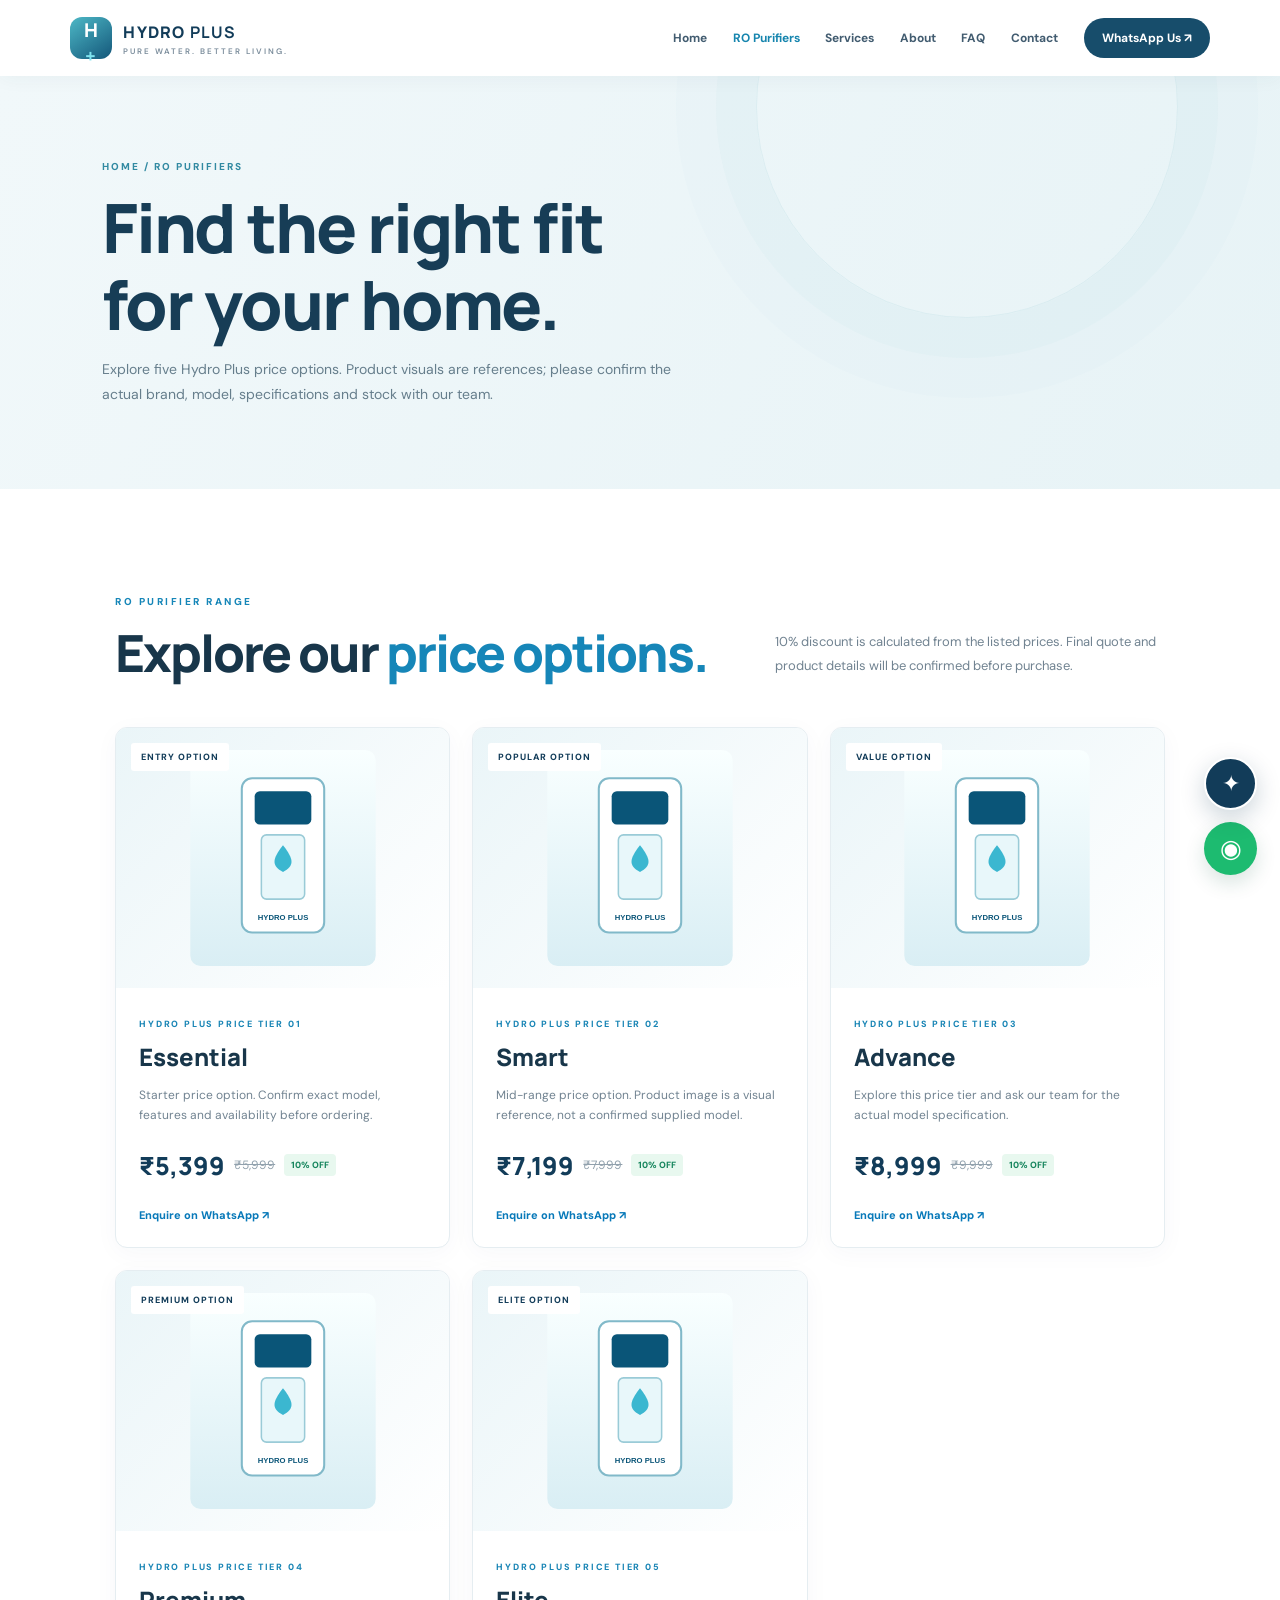
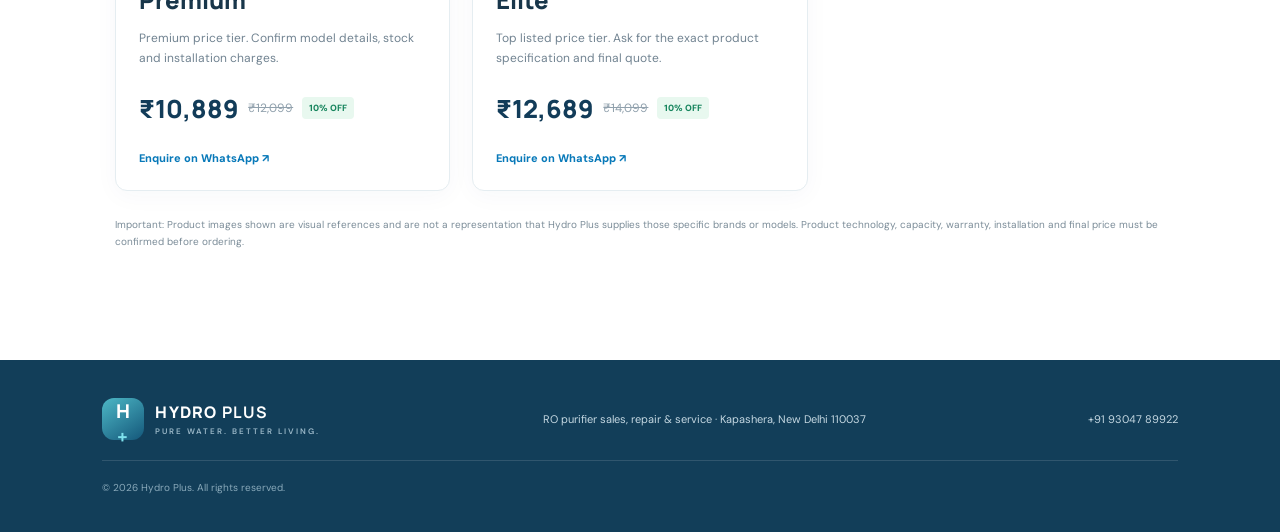
<file: products.html>
<!doctype html><html lang="en"><head><meta charset="utf-8"><meta name="viewport" content="width=device-width,initial-scale=1"><meta name="description" content="Browse Hydro Plus RO purifier price options and enquire about model specifications and availability."><meta name="theme-color" content="#073b66"><title>RO Purifiers | Hydro Plus</title><link rel="stylesheet" href="assets/css/style.css"></head><body><header class="site-header"><a class="brand" href="index.html"><span class="brand-mark">H<span>+</span></span><span>HYDRO <b>PLUS</b><small>PURE WATER. BETTER LIVING.</small></span></a><button class="menu-toggle" id="menuToggle" aria-label="Open navigation">☰</button><nav id="mainNav"><a href="index.html">Home</a><a href="products.html">RO Purifiers</a><a href="services.html">Services</a><a href="about.html">About</a><a href="faq.html">FAQ</a><a href="contact.html">Contact</a><a class="nav-cta" href="https://wa.me/919304789922?text=Hello%20Hydro%20Plus%2C%20I%20need%20help." target="_blank" rel="noopener">WhatsApp Us ↗</a></nav></header><main><section class="page-hero"><span class="crumb">HOME / RO PURIFIERS</span><h1>Find the right fit<br>for your home.</h1><p>Explore five Hydro Plus price options. Product visuals are references; please confirm the actual brand, model, specifications and stock with our team.</p></section><section class="section"><div class="section-head"><div><span class="eyebrow">RO PURIFIER RANGE</span><h2>Explore our <em>price options.</em></h2></div><p>10% discount is calculated from the listed prices. Final quote and product details will be confirmed before purchase.</p></div><div class="product-grid"><article class="product-card reveal"><div class="product-image"><span class="product-tag">ENTRY OPTION</span><img src="https://livpure.com/cdn/shop/files/livpure-livpure-allura-premia-water-purifier-37996012568729.jpg?v=1737448221&width=900" alt="RO water purifier visual reference" loading="lazy"></div><div class="product-info"><span class="product-kicker">HYDRO PLUS PRICE TIER 01</span><h3>Essential</h3><p>Starter price option. Confirm exact model, features and availability before ordering.</p><div class="price-line"><strong>₹5,399</strong><del>₹5,999</del><span>10% OFF</span></div><a class="text-link product-order" data-product="Essential" href="#">Enquire on WhatsApp ↗</a></div></article><article class="product-card reveal"><div class="product-image"><span class="product-tag">POPULAR OPTION</span><img src="https://livpure.com/cdn/shop/files/livpure-ro-livpure-sereno-ss-ro-uv-uf-copper-39726910177433.png?v=1737449428&width=900" alt="RO water purifier visual reference" loading="lazy"></div><div class="product-info"><span class="product-kicker">HYDRO PLUS PRICE TIER 02</span><h3>Smart</h3><p>Mid-range price option. Product image is a visual reference, not a confirmed supplied model.</p><div class="price-line"><strong>₹7,199</strong><del>₹7,999</del><span>10% OFF</span></div><a class="text-link product-order" data-product="Smart" href="#">Enquire on WhatsApp ↗</a></div></article><article class="product-card reveal"><div class="product-image"><span class="product-tag">VALUE OPTION</span><img src="https://livpure.com/cdn/shop/files/livpure-ro-livpure-eterna-ro-uv-copper-1146499982.jpg?v=1741817127&width=900" alt="RO water purifier visual reference" loading="lazy"></div><div class="product-info"><span class="product-kicker">HYDRO PLUS PRICE TIER 03</span><h3>Advance</h3><p>Explore this price tier and ask our team for the actual model specification.</p><div class="price-line"><strong>₹8,999</strong><del>₹9,999</del><span>10% OFF</span></div><a class="text-link product-order" data-product="Advance" href="#">Enquire on WhatsApp ↗</a></div></article><article class="product-card reveal"><div class="product-image"><span class="product-tag">PREMIUM OPTION</span><img src="https://livpure.com/cdn/shop/files/livpure-livpure-allura-premia-water-purifier-37996012568729.jpg?v=1737448221&width=900" alt="RO water purifier visual reference" loading="lazy"></div><div class="product-info"><span class="product-kicker">HYDRO PLUS PRICE TIER 04</span><h3>Premium</h3><p>Premium price tier. Confirm model details, stock and installation charges.</p><div class="price-line"><strong>₹10,889</strong><del>₹12,099</del><span>10% OFF</span></div><a class="text-link product-order" data-product="Premium" href="#">Enquire on WhatsApp ↗</a></div></article><article class="product-card reveal"><div class="product-image"><span class="product-tag">ELITE OPTION</span><img src="https://livpure.com/cdn/shop/files/livpure-ro-livpure-sereno-ss-ro-uv-uf-copper-39726910177433.png?v=1737449428&width=900" alt="RO water purifier visual reference" loading="lazy"></div><div class="product-info"><span class="product-kicker">HYDRO PLUS PRICE TIER 05</span><h3>Elite</h3><p>Top listed price tier. Ask for the exact product specification and final quote.</p><div class="price-line"><strong>₹12,689</strong><del>₹14,099</del><span>10% OFF</span></div><a class="text-link product-order" data-product="Elite" href="#">Enquire on WhatsApp ↗</a></div></article></div><p class="fine-print">Important: Product images shown are visual references and are not a representation that Hydro Plus supplies those specific brands or models. Product technology, capacity, warranty, installation and final price must be confirmed before ordering.</p></section></main><footer><a class="brand footer-brand" href="index.html"><span class="brand-mark">H<span>+</span></span><span>HYDRO <b>PLUS</b><small>PURE WATER. BETTER LIVING.</small></span></a><p>RO purifier sales, repair & service · Kapashera, New Delhi 110037</p><a href="tel:+919304789922">+91 93047 89922</a><small>© <span id="year"></span> Hydro Plus. All rights reserved.</small></footer><a class="float-whatsapp" href="https://wa.me/919304789922?text=Hello%20Hydro%20Plus" target="_blank" rel="noopener" aria-label="WhatsApp Hydro Plus">◉</a><button class="chat-launch" id="chatLaunch" aria-label="Open Hydro Plus assistant">✦</button><div class="chat-box" id="chatBox"><div class="chat-head"><div><b>Hydro Plus Assistant</b><small>Quick help & enquiries</small></div><button id="chatClose" aria-label="Close chat">×</button></div><div class="chat-messages" id="chatMessages"><div class="bot-message">Hello! Are you looking to buy an RO purifier or need repair/service?</div></div><form id="chatForm"><input id="chatInput" placeholder="Type your message..." autocomplete="off" required><button aria-label="Send message">➤</button></form></div><script src="assets/js/app.js"></script></body></html>
</file>
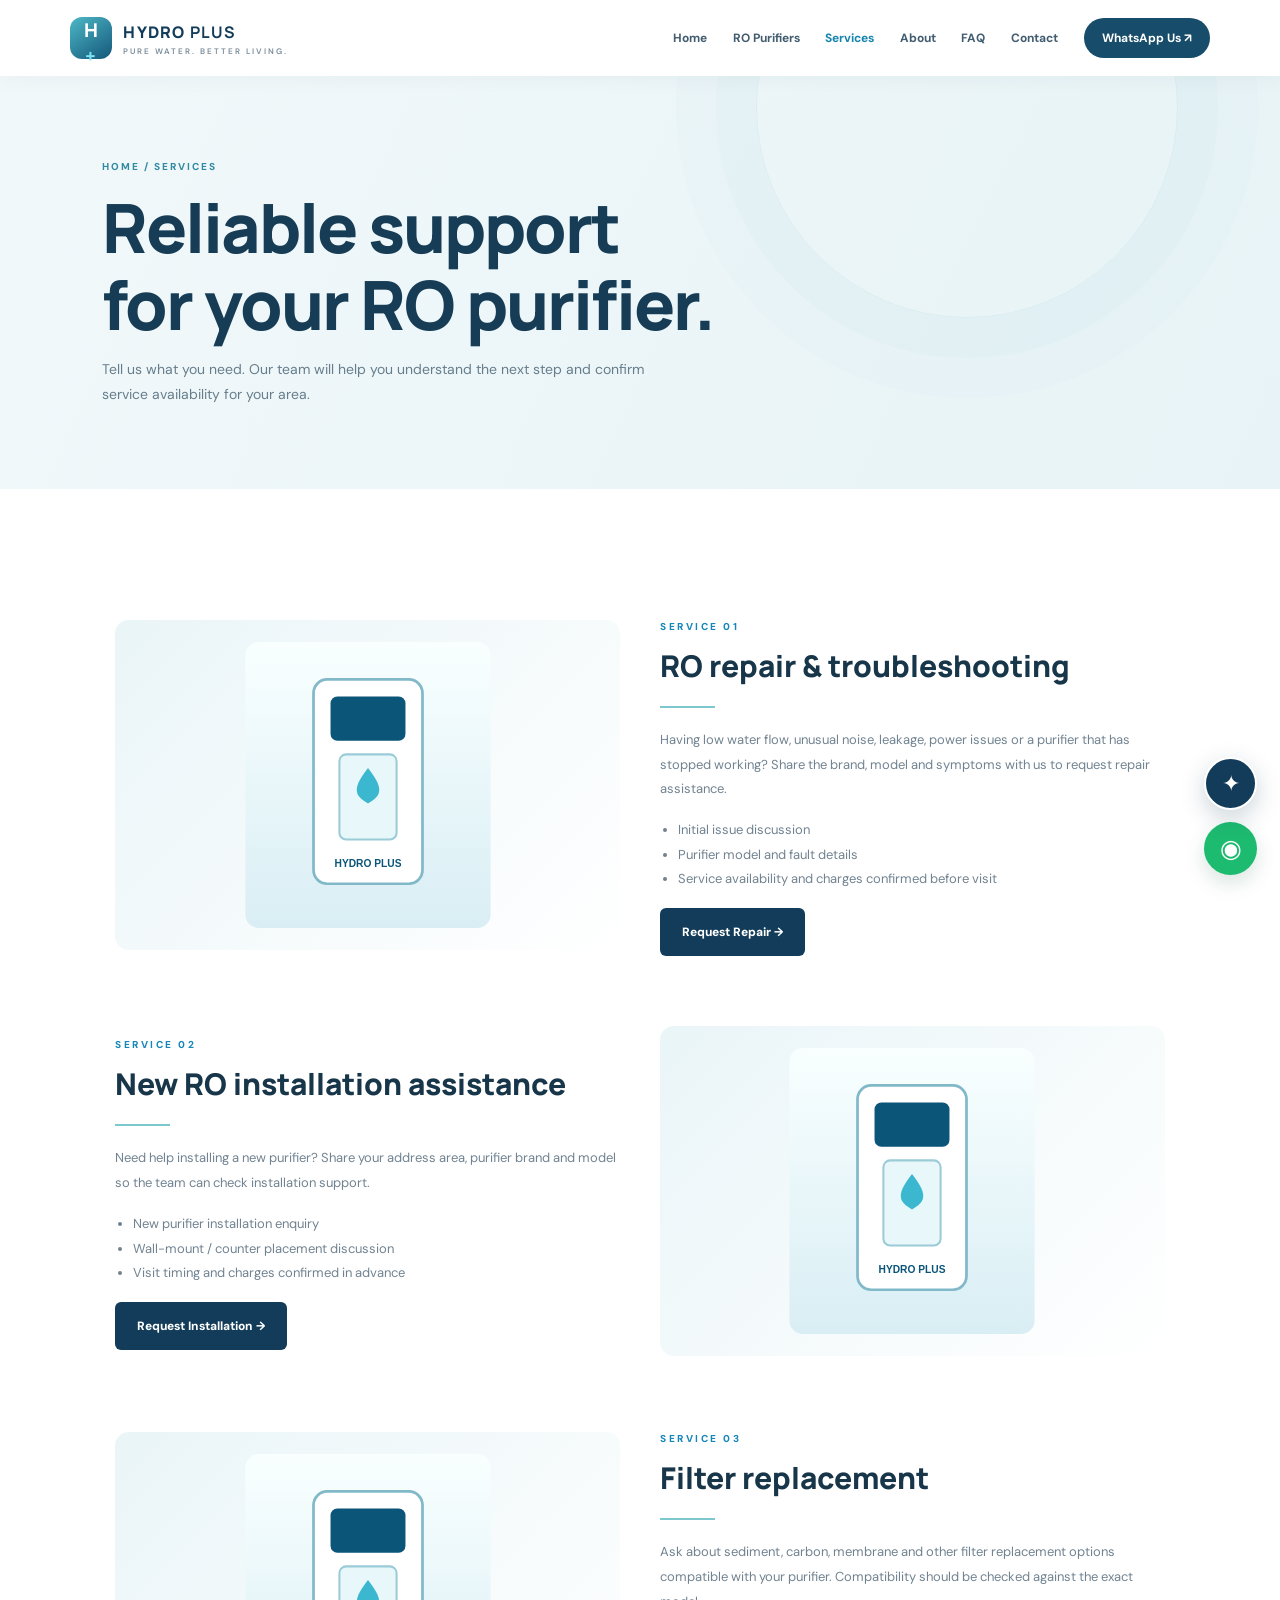
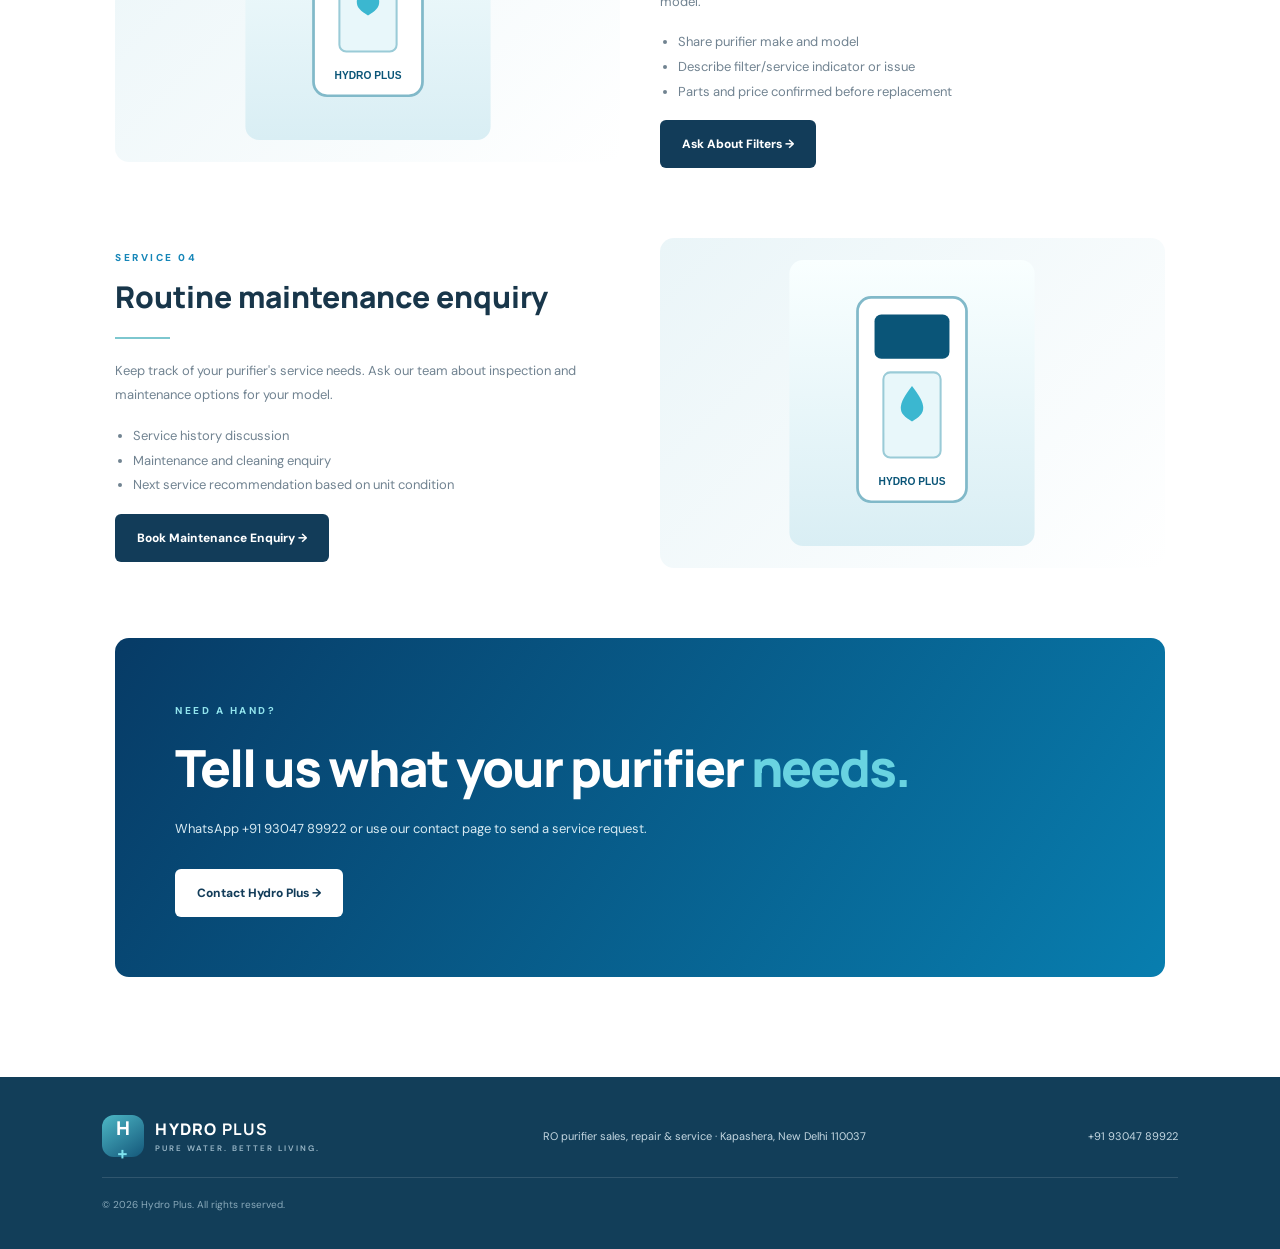
<file: services.html>
<!doctype html><html lang="en"><head><meta charset="utf-8"><meta name="viewport" content="width=device-width,initial-scale=1"><meta name="description" content="Hydro Plus RO purifier repair, installation assistance, filter replacement and maintenance enquiries in Kapashera, New Delhi."><meta name="theme-color" content="#073b66"><title>RO Repair & Services | Hydro Plus</title><link rel="stylesheet" href="assets/css/style.css"></head><body><header class="site-header"><a class="brand" href="index.html"><span class="brand-mark">H<span>+</span></span><span>HYDRO <b>PLUS</b><small>PURE WATER. BETTER LIVING.</small></span></a><button class="menu-toggle" id="menuToggle" aria-label="Open navigation">☰</button><nav id="mainNav"><a href="index.html">Home</a><a href="products.html">RO Purifiers</a><a href="services.html">Services</a><a href="about.html">About</a><a href="faq.html">FAQ</a><a href="contact.html">Contact</a><a class="nav-cta" href="https://wa.me/919304789922?text=Hello%20Hydro%20Plus%2C%20I%20need%20help." target="_blank" rel="noopener">WhatsApp Us ↗</a></nav></header><main><section class="page-hero"><span class="crumb">HOME / SERVICES</span><h1>Reliable support<br>for your RO purifier.</h1><p>Tell us what you need. Our team will help you understand the next step and confirm service availability for your area.</p></section><section class="section"><div class="service-detail reveal"><div class="detail-photo"><img src="https://www.repairseries.in/assets/ro-purifier.jpg" alt="RO water purifier" loading="lazy"></div><div class="detail-copy"><span class="eyebrow">SERVICE 01</span><h2>RO repair & troubleshooting</h2><div class="gold-line"></div><p>Having low water flow, unusual noise, leakage, power issues or a purifier that has stopped working? Share the brand, model and symptoms with us to request repair assistance.</p><ul><li>Initial issue discussion</li><li>Purifier model and fault details</li><li>Service availability and charges confirmed before visit</li></ul><a class="btn btn-dark service-order" data-service="RO repair" href="#">Request Repair →</a></div></div><div class="service-detail reveal"><div class="detail-photo"><img src="https://www.rocareindia.com/_next/image?q=75&url=https%3A%2F%2Ffirebasestorage.googleapis.com%2Fv0%2Fb%2Frocareindia-40b6d.firebasestorage.app%2Fo%2Fblog-images%252F1771766568882-output_wuoln8-ru9re2.webp%3Falt%3Dmedia%26token%3D978593fb-afec-4fa2-8ff7-2905b173920d&w=1920" alt="Wall mounted water purifier" loading="lazy"></div><div class="detail-copy"><span class="eyebrow">SERVICE 02</span><h2>New RO installation assistance</h2><div class="gold-line"></div><p>Need help installing a new purifier? Share your address area, purifier brand and model so the team can check installation support.</p><ul><li>New purifier installation enquiry</li><li>Wall-mount / counter placement discussion</li><li>Visit timing and charges confirmed in advance</li></ul><a class="btn btn-dark service-order" data-service="Installation assistance" href="#">Request Installation →</a></div></div><div class="service-detail reveal"><div class="detail-photo"><img src="https://www.aquerasolutions.com/assets/aquera_image-HCK6L86A.webp" alt="RO purifier filter system visual" loading="lazy"></div><div class="detail-copy"><span class="eyebrow">SERVICE 03</span><h2>Filter replacement</h2><div class="gold-line"></div><p>Ask about sediment, carbon, membrane and other filter replacement options compatible with your purifier. Compatibility should be checked against the exact model.</p><ul><li>Share purifier make and model</li><li>Describe filter/service indicator or issue</li><li>Parts and price confirmed before replacement</li></ul><a class="btn btn-dark service-order" data-service="Filter replacement" href="#">Ask About Filters →</a></div></div><div class="service-detail reveal"><div class="detail-photo"><img src="https://www.aquerasolutions.com/assets/aquera_image-HCK6L86A.webp" alt="Domestic RO purifier" loading="lazy"></div><div class="detail-copy"><span class="eyebrow">SERVICE 04</span><h2>Routine maintenance enquiry</h2><div class="gold-line"></div><p>Keep track of your purifier's service needs. Ask our team about inspection and maintenance options for your model.</p><ul><li>Service history discussion</li><li>Maintenance and cleaning enquiry</li><li>Next service recommendation based on unit condition</li></ul><a class="btn btn-dark service-order" data-service="Routine maintenance" href="#">Book Maintenance Enquiry →</a></div></div><div class="about-card"><span class="eyebrow light">NEED A HAND?</span><h2>Tell us what your purifier <em>needs.</em></h2><p>WhatsApp +91 93047 89922 or use our contact page to send a service request.</p><a href="contact.html" class="btn btn-light">Contact Hydro Plus →</a></div></section></main><footer><a class="brand footer-brand" href="index.html"><span class="brand-mark">H<span>+</span></span><span>HYDRO <b>PLUS</b><small>PURE WATER. BETTER LIVING.</small></span></a><p>RO purifier sales, repair & service · Kapashera, New Delhi 110037</p><a href="tel:+919304789922">+91 93047 89922</a><small>© <span id="year"></span> Hydro Plus. All rights reserved.</small></footer><a class="float-whatsapp" href="https://wa.me/919304789922?text=Hello%20Hydro%20Plus" target="_blank" rel="noopener" aria-label="WhatsApp Hydro Plus">◉</a><button class="chat-launch" id="chatLaunch" aria-label="Open Hydro Plus assistant">✦</button><div class="chat-box" id="chatBox"><div class="chat-head"><div><b>Hydro Plus Assistant</b><small>Quick help & enquiries</small></div><button id="chatClose" aria-label="Close chat">×</button></div><div class="chat-messages" id="chatMessages"><div class="bot-message">Hello! Are you looking to buy an RO purifier or need repair/service?</div></div><form id="chatForm"><input id="chatInput" placeholder="Type your message..." autocomplete="off" required><button aria-label="Send message">➤</button></form></div><script src="assets/js/app.js"></script></body></html>
</file>
<file: assets/css/style.css>
@import url('https://fonts.googleapis.com/css2?family=DM+Sans:wght@400;500;600;700;800&family=Manrope:wght@400;500;600;700;800&display=swap');
:root{--navy:#062d4c;--blue:#087db7;--cyan:#64d8e5;--ink:#112b40;--muted:#63798b;--pale:#edf7fb;--line:#e1edf2;--white:#fff;--gold:#c9a96e}*{box-sizing:border-box}html{scroll-behavior:smooth;scroll-padding-top:90px}body{margin:0;font-family:'DM Sans',sans-serif;color:var(--ink);background:#fff}a{color:inherit;text-decoration:none}button,input,textarea,select{font:inherit}.site-header{height:82px;padding:0 max(5vw,24px);display:flex;align-items:center;justify-content:space-between;background:#fff;position:sticky;top:0;z-index:30;box-shadow:0 5px 24px #0c42600b}.brand{display:flex;align-items:center;gap:11px;font:800 16px Manrope;letter-spacing:1.2px;color:var(--navy)}.brand small{display:block;font:600 8px 'DM Sans';letter-spacing:2px;color:#7a8c9b;margin-top:3px}.brand-mark{width:42px;height:42px;border-radius:13px;background:linear-gradient(145deg,#0b9bc8,#073b66);color:white;display:grid;place-items:center;font-size:19px;box-shadow:0 7px 15px #0879b933}.brand-mark span{color:#7fe3ee}.site-header nav{display:flex;align-items:center;gap:27px;font-size:13px;font-weight:700;color:#425c70}.site-header nav a:hover,.site-header nav a.active{color:var(--blue)}.nav-cta{background:var(--navy);color:white!important;padding:13px 19px;border-radius:7px}.menu-toggle{display:none;border:0;background:none;font-size:25px;color:var(--navy)}.hero{min-height:650px;height:min(760px,78vw);position:relative;overflow:hidden;background:#06395f url('https://www.kent.co.in/images/ro/kent-supreme-copper/kent-supreme-copper-mobile-banner.png') center/cover no-repeat;transition:background-image .8s ease}.hero:before{content:'';position:absolute;inset:0;background:linear-gradient(90deg,#041e35ed 0%,#073b66bd 48%,#073b6640 100%)}.hero:after{content:'';position:absolute;inset:0;background:linear-gradient(0deg,#052b4980,transparent 50%)}.hero-content{position:relative;z-index:1;color:white;padding:125px 9vw 70px;max-width:850px;animation:rise .8s ease}.eyebrow{font-size:10px;font-weight:800;letter-spacing:2.5px;color:#1686b8}.eyebrow.light{color:#91e4ed}.hero h1{font:800 clamp(48px,7vw,88px)/1.05 Manrope;letter-spacing:-4px;margin:25px 0}.hero h1 em,h2 em{font-style:normal;color:#69d3e1}.hero-content>p{font-size:17px;line-height:1.8;color:#e1edf4;max-width:500px}.hero-actions{display:flex;gap:13px;margin-top:32px}.btn{border:0;display:inline-flex;align-items:center;justify-content:center;gap:20px;padding:16px 22px;border-radius:6px;font-weight:800;font-size:12px;cursor:pointer;transition:.25s}.btn:hover{transform:translateY(-3px);box-shadow:0 12px 25px #052c4930}.btn-primary{background:#fff;color:var(--navy)}.btn-glass{border:1px solid #ffffff75;color:white;background:#ffffff15}.btn-dark{background:var(--navy);color:white}.btn-light{background:#fff;color:var(--navy)}.hero-note{margin-top:54px;font-size:11px;letter-spacing:1px;color:#d2e5ef}.pulse{display:inline-block;width:7px;height:7px;background:#73e2ca;border-radius:50%;margin-right:9px;box-shadow:0 0 0 5px #73e2ca30}.hero-count{position:absolute;right:9vw;bottom:53px;color:#fff;font-size:12px;z-index:2}.hero-count b{font-size:24px}.slider-dots{position:absolute;right:9vw;bottom:25px;display:flex;gap:7px;z-index:2}.slider-dots button{width:23px;height:3px;border:0;background:#ffffff70;padding:0;cursor:pointer}.slider-dots button.active{background:#7be0e9;width:40px}.trust-strip{display:grid;grid-template-columns:repeat(4,1fr);padding:27px 9vw;background:#f2f8fb;gap:20px}.trust-strip div{display:flex;align-items:center;gap:13px}.trust-strip b{font:800 22px Manrope;color:#1686b8}.trust-strip span{font-size:12px;font-weight:700;color:#526d80}.section{padding:100px 9vw}.section-head{display:flex;justify-content:space-between;align-items:end;gap:40px;margin-bottom:45px}.section-head h2,.service-copy h2,.about-card h2,.page-hero h1{font:800 clamp(34px,4vw,52px)/1.13 Manrope;letter-spacing:-2px;margin:14px 0 0}.section-head h2 em,.service-copy h2 em{color:#1686b8}.section-head>p{max-width:390px;color:var(--muted);font-size:13px;line-height:1.8;margin:0 0 5px}.product-grid{display:grid;grid-template-columns:repeat(3,1fr);gap:22px}.product-card{border:1px solid var(--line);border-radius:12px;overflow:hidden;background:white;transition:.35s;box-shadow:0 5px 25px #0a456509}.product-card:hover{transform:translateY(-8px);box-shadow:0 20px 45px #0a45651c}.product-image{height:260px;position:relative;background:#edf5f8;overflow:hidden}.product-image img{width:100%;height:100%;object-fit:contain;padding:16px;transition:transform .6s}.product-card:hover .product-image img{transform:scale(1.06)}.product-tag{position:absolute;z-index:1;top:15px;left:15px;background:#fff;color:var(--navy);font-size:9px;font-weight:800;letter-spacing:1px;padding:8px 10px;border-radius:3px}.product-info{padding:23px}.product-kicker{font-size:9px;font-weight:800;letter-spacing:1.8px;color:#1985b5}.product-info h3{font:800 24px Manrope;margin:8px 0}.product-info p{min-height:43px;color:var(--muted);font-size:12px;line-height:1.7}.price-line{display:flex;align-items:center;gap:9px;margin:20px 0}.price-line strong{font:800 25px Manrope;color:var(--navy)}.price-line del{font-size:12px;color:#91a1ad}.price-line span{font-size:9px;font-weight:800;color:#16855d;background:#e8f8ef;padding:5px 7px;border-radius:4px}.text-link{font-size:11px;font-weight:800;color:#0879b9}.fine-print{font-size:10px;color:#7b8c98;line-height:1.7;margin-top:25px}.service-band{display:grid;grid-template-columns:1fr 1fr;background:#f0f7fa}.service-visual{position:relative;min-height:650px;overflow:hidden;background:#d8eaf0}.service-visual>img{width:100%;height:100%;position:absolute;object-fit:cover}.service-visual:after{content:'';position:absolute;inset:0;background:linear-gradient(0deg,#062e50b8,transparent 65%)}.visual-label{position:absolute;z-index:1;bottom:55px;left:9%;color:white}.visual-label span{font-size:9px;letter-spacing:2px;font-weight:800;color:#9ae8ed}.visual-label b{display:block;font:800 42px/1.1 Manrope;margin-top:13px}.service-copy{padding:85px 10%}.service-copy>p{color:var(--muted);font-size:13px;line-height:1.8;margin:20px 0 28px}.service-list>div{display:flex;gap:17px;padding:17px 0;border-top:1px solid #d9e7ed}.service-list>div>span{font:800 18px Manrope;color:#1686b8}.service-list h3{font-size:14px;margin:0 0 5px}.service-list p{font-size:11px;line-height:1.7;color:var(--muted);margin:0}.service-copy .btn{margin-top:25px}.about-section{display:grid;grid-template-columns:1.5fr .8fr;gap:22px}.about-card{background:linear-gradient(125deg,#073b66,#087eaf);border-radius:14px;padding:60px;color:white}.about-card h2{margin:20px 0}.about-card p{max-width:500px;color:#d7eaf2;font-size:13px;line-height:1.8;margin-bottom:28px}.about-stat{border-radius:14px;background:#eaf6fa;padding:55px 35px;display:flex;flex-direction:column;justify-content:center}.about-stat span{font-size:10px;font-weight:800;letter-spacing:2px;color:#1686b8}.about-stat b{font:800 36px/1.2 Manrope;margin:20px 0}.about-stat small{color:var(--muted)}.contact-section{background:#f8fbfc}.contact-layout{display:grid;grid-template-columns:.8fr 1.2fr;gap:70px}.contact-details{display:flex;flex-direction:column;align-items:flex-start;gap:30px}.contact-item span{display:block;font-size:9px;font-weight:800;letter-spacing:1.7px;color:#1686b8;margin-bottom:9px}.contact-item b,.contact-item a{font:700 17px Manrope}.contact-form{background:white;padding:30px;border:1px solid var(--line);border-radius:12px;box-shadow:0 10px 35px #16425c08}.contact-form label{display:block;font-size:11px;font-weight:800;color:#405a6e;margin-bottom:17px}.form-row{display:grid;grid-template-columns:1fr 1fr;gap:16px}.contact-form input,.contact-form textarea,.contact-form select{display:block;width:100%;margin-top:8px;padding:13px;border:1px solid #dce8ee;border-radius:6px;background:#fbfdfe;color:var(--ink);outline:none;font-size:12px}.contact-form input:focus,.contact-form textarea:focus,.contact-form select:focus{border-color:#1686b8}.contact-form textarea{resize:vertical}.contact-form small{display:block;color:#82929d;font-size:10px;margin-top:12px}footer{background:#052e50;color:#d3e3eb;padding:45px 9vw;display:flex;align-items:center;justify-content:space-between;gap:20px;flex-wrap:wrap}footer .brand{color:white}footer .brand small{color:#9bb8c8}footer p,footer>a:not(.brand){font-size:11px;color:#c5d8e2}footer>small{width:100%;font-size:10px;color:#89a9ba;border-top:1px solid #ffffff20;padding-top:20px}.float-whatsapp,.chat-launch{position:fixed;z-index:40;right:23px;width:53px;height:53px;border-radius:50%;display:grid;place-items:center;box-shadow:0 8px 24px #062f4c35}.float-whatsapp{bottom:25px;background:#1dbb70;color:white;font-size:25px}.chat-launch{bottom:90px;background:var(--navy);color:white;border:2px solid white;font-size:22px;cursor:pointer}.chat-box{display:none;position:fixed;z-index:41;right:22px;bottom:155px;width:min(350px,calc(100vw - 30px));height:420px;background:white;border-radius:13px;box-shadow:0 20px 60px #092f4c35;overflow:hidden;border:1px solid var(--line)}.chat-box.open{display:flex;flex-direction:column;animation:rise .25s ease}.chat-head{background:var(--navy);color:white;padding:17px;display:flex;justify-content:space-between;align-items:center}.chat-head b,.chat-head small{display:block}.chat-head b{font-size:13px}.chat-head small{font-size:10px;color:#b9d6e5;margin-top:4px}.chat-head button{border:0;background:none;color:white;font-size:25px;cursor:pointer}.chat-messages{padding:15px;flex:1;overflow:auto;background:#f5f9fb}.bot-message,.user-message{max-width:88%;padding:11px 12px;border-radius:10px;font-size:11px;line-height:1.6;margin-bottom:10px}.bot-message{background:white;border:1px solid var(--line)}.user-message{margin-left:auto;background:#dff3fa;color:#174766}.chat-box form{display:flex;padding:10px;border-top:1px solid var(--line);gap:7px}.chat-box input{min-width:0;flex:1;border:1px solid var(--line);border-radius:6px;padding:11px;font-size:11px}.chat-box form button{border:0;background:var(--navy);color:white;border-radius:6px;width:40px;cursor:pointer}.page-hero{padding:105px 9vw 95px;color:white;background:linear-gradient(105deg,#041f38ed,#075f8bbd),url('https://www.kent.co.in/images/ro/kent-supreme-copper/kent-supreme-copper-mobile-banner.png') center/cover;position:relative;overflow:hidden}.page-hero:after{content:'';position:absolute;width:420px;height:420px;border:1px solid #ffffff20;border-radius:50%;right:8%;top:-180px;box-shadow:0 0 0 40px #ffffff08,0 0 0 80px #ffffff05}.page-hero h1{font-size:clamp(42px,6vw,68px);max-width:760px;position:relative;z-index:1}.page-hero p{max-width:590px;line-height:1.8;color:#d8eaf2;font-size:14px;position:relative;z-index:1}.crumb{font-size:10px;letter-spacing:2px;color:#9be3ea;font-weight:800}.content-grid{display:grid;grid-template-columns:repeat(3,1fr);gap:20px}.info-card{padding:28px;border:1px solid var(--line);border-radius:12px;background:white;transition:.3s}.info-card:hover{transform:translateY(-6px);box-shadow:0 16px 35px #0a456512}.info-card .num{font:800 30px Manrope;color:#1686b8}.info-card h3{font:800 19px Manrope;margin:14px 0 9px}.info-card p{font-size:12px;line-height:1.8;color:var(--muted);margin:0}.service-detail{display:grid;grid-template-columns:1fr 1fr;gap:40px;align-items:center;margin:25px 0 70px}.service-detail:nth-child(even) .detail-photo{order:2}.detail-photo{height:330px;border-radius:14px;overflow:hidden;background:#eaf4f8}.detail-photo img{width:100%;height:100%;object-fit:cover}.detail-copy h2{font:800 30px Manrope;margin:10px 0}.detail-copy p,.detail-copy li{font-size:13px;line-height:1.9;color:var(--muted)}.detail-copy ul{padding-left:18px}.faq-list{max-width:850px;margin:auto}.faq-list details{border-bottom:1px solid var(--line);padding:20px 0}.faq-list summary{font-weight:800;cursor:pointer;list-style:none;display:flex;justify-content:space-between;gap:15px}.faq-list summary:after{content:'+';color:var(--blue);font-size:20px}.faq-list details[open] summary:after{content:'−'}.faq-list p{font-size:13px;line-height:1.8;color:var(--muted);max-width:760px}.reveal{opacity:0;transform:translateY(24px);transition:opacity .7s ease,transform .7s ease}.reveal.visible{opacity:1;transform:none}.gold-line{height:2px;width:55px;background:var(--gold);margin:20px 0}.map-panel{min-height:250px;border-radius:14px;background:linear-gradient(130deg,#e5f2f7,#f6fbfd);display:grid;place-items:center;text-align:center;padding:30px}.map-panel b{font:800 24px Manrope}.map-panel p{color:var(--muted);font-size:12px}@keyframes rise{from{opacity:0;transform:translateY(18px)}to{opacity:1;transform:translateY(0)}}@media(max-width:900px){.site-header nav{gap:15px}.section{padding:75px 6vw}.product-grid,.content-grid{grid-template-columns:repeat(2,1fr)}.service-copy{padding:65px 7%}.about-section{padding-top:70px;padding-bottom:70px}.contact-layout{gap:35px}.trust-strip{padding:25px 6vw}}@media(max-width:680px){.site-header{height:70px;padding:0 20px}.menu-toggle{display:block}.site-header nav{display:none;position:absolute;top:70px;left:0;right:0;background:white;padding:20px;box-shadow:0 15px 20px #092f4c15;flex-direction:column;align-items:stretch;gap:18px}.site-header nav.open{display:flex}.nav-cta{text-align:center}.hero{height:650px;min-height:0;background-position:60% center}.hero-content{padding:105px 7vw 50px}.hero h1{font-size:53px;letter-spacing:-2.5px}.hero-content>p{font-size:14px}.hero-count{right:7vw}.slider-dots{right:7vw}.trust-strip{grid-template-columns:1fr 1fr;gap:20px;padding:25px 7vw}.section{padding:70px 7vw}.section-head{display:block}.section-head>p{margin-top:17px}.section-head h2,.service-copy h2,.about-card h2{font-size:37px}.product-grid,.content-grid{grid-template-columns:1fr;gap:17px}.product-image{height:245px}.service-band{grid-template-columns:1fr}.service-visual{min-height:390px}.service-copy{padding:65px 7vw}.about-section{grid-template-columns:1fr}.about-card{padding:40px 27px}.about-stat{padding:35px 27px}.contact-layout{grid-template-columns:1fr;gap:35px}.form-row{grid-template-columns:1fr;gap:0}.contact-form{padding:22px}footer{padding:40px 7vw;display:grid;grid-template-columns:1fr;gap:12px}.hero-actions{flex-wrap:wrap}.hero-note{margin-top:40px}.page-hero{padding:75px 7vw}.page-hero h1{font-size:43px}.service-detail{grid-template-columns:1fr;gap:22px;margin-bottom:50px}.service-detail:nth-child(even) .detail-photo{order:0}.detail-photo{height:250px}}
/* HYDRO PLUS SIGNATURE HOMEPAGE */
.hp-hero{min-height:690px;height:min(790px,calc(100vh - 82px));position:relative;overflow:hidden;background:radial-gradient(ellipse at 72% 45%,#174c70 0%,#092b49 43%,#041a2c 100%);color:#fff;isolation:isolate}.hp-hero:before{content:"";position:absolute;inset:0;background:linear-gradient(90deg,#041a2cf5 0%,#062743e8 43%,#06274320 100%);z-index:-1}.hp-hero-bg{position:absolute;inset:0;opacity:.16;background-image:radial-gradient(#9be6f2 1px,transparent 1px);background-size:34px 34px;mask-image:linear-gradient(90deg,transparent,#000)}.hp-slide{position:absolute;inset:0;display:grid;grid-template-columns:1.03fr .97fr;align-items:center;padding:50px 9vw 90px;opacity:0;visibility:hidden;transition:opacity .9s ease,visibility .9s}.hp-slide.active{opacity:1;visibility:visible;z-index:2}.hp-hero-copy{max-width:600px;position:relative;z-index:4;transform:translateY(24px);opacity:0;transition:transform .8s .2s,opacity .8s .2s}.hp-slide.active .hp-hero-copy{transform:none;opacity:1}.hp-kicker,.hp-eyebrow{font-size:10px;font-weight:800;letter-spacing:2.6px;color:#46c7db}.hp-hero h1{font:800 clamp(54px,6.4vw,88px)/.99 Manrope,sans-serif;letter-spacing:-4.5px;margin:27px 0 22px}.hp-hero h1 i,.hp-section h2 em,.hp-story h2 em,.hp-how h2 em,.hp-contact h2 em{font-style:normal;color:#65d7e3}.hp-hero-copy>p{max-width:475px;color:#c4d9e6;font-size:15px;line-height:1.9}.hp-actions{display:flex;gap:12px;flex-wrap:wrap;margin-top:30px}.hp-btn{display:inline-flex;align-items:center;justify-content:center;gap:18px;padding:16px 21px;border-radius:4px;font-size:11px;font-weight:800;letter-spacing:.3px;transition:transform .25s,box-shadow .25s,background .25s}.hp-btn:hover{transform:translateY(-4px);box-shadow:0 12px 28px #0003}.hp-btn-white{background:#fff;color:#082c49}.hp-btn-outline{border:1px solid #ffffff70;color:white;background:#ffffff08}.hp-btn-dark{background:#082d4a;color:#fff}.hp-slide-caption{display:block;margin-top:64px;color:#8eafc3;font-size:9px;letter-spacing:2px}.hp-product-stage{height:540px;position:relative;display:grid;place-items:center;transform:translateX(35px) scale(.95);opacity:0;transition:transform 1s .18s,opacity 1s .18s}.hp-slide.active .hp-product-stage{transform:none;opacity:1}.hp-product-stage>img{position:relative;z-index:2;width:min(76%,440px);height:460px;object-fit:contain;filter:drop-shadow(0 35px 35px #0008);animation:hpFloat 5.2s ease-in-out infinite}.hp-product-glow{position:absolute;width:380px;height:380px;border-radius:50%;background:radial-gradient(circle,#42c9db44 0%,#1688b422 40%,transparent 72%);filter:blur(15px);animation:hpPulse 4s ease-in-out infinite}.hp-orbit{position:absolute;border:1px solid #a7eaf333;border-radius:50%;transform:rotate(-24deg)}.orbit-one{width:490px;height:260px;animation:hpOrbit 18s linear infinite}.orbit-two{width:560px;height:340px;transform:rotate(35deg);border-style:dashed;animation:hpOrbit 28s linear infinite reverse}.hp-float-chip{position:absolute;z-index:3;background:#ffffff12;border:1px solid #ffffff35;backdrop-filter:blur(12px);padding:12px 16px;border-radius:3px;font-size:9px;letter-spacing:1.7px;color:#dffaff}.chip-top{top:85px;right:3%}.chip-bottom{bottom:83px;left:4%}.hp-hero-controls{position:absolute;z-index:5;bottom:65px;left:9vw;display:flex;align-items:center;gap:15px}.hp-arrow{width:37px;height:37px;border:1px solid #ffffff60;border-radius:50%;background:transparent;color:white;cursor:pointer;font-size:16px;transition:.2s}.hp-arrow:hover{background:#fff;color:#092e4b}.hp-dots{display:flex;gap:6px}.hp-dots button{height:3px;width:20px;padding:0;border:0;background:#ffffff55;cursor:pointer;transition:.3s}.hp-dots button.active{width:40px;background:#5bd3e1}.hp-slide-number{font-size:10px;color:#9db8c8;margin-left:10px;letter-spacing:1px}.hp-slide-number b{font-size:18px;color:#fff}.hp-bottom-note{position:absolute;z-index:5;bottom:0;right:0;left:0;border-top:1px solid #ffffff20;padding:17px 9vw;display:flex;justify-content:space-between;color:#a9c4d3;font-size:9px;letter-spacing:2px}.hp-proof{padding:24px 9vw;background:#f1f8fa;display:grid;grid-template-columns:repeat(4,1fr);gap:20px}.hp-proof div{display:flex;align-items:center;gap:13px}.hp-proof b{font:800 22px Manrope;color:#1387ad}.hp-proof span{font-size:11px;font-weight:700;color:#4b687c}.hp-section{padding:105px 9vw}.hp-section-heading{display:flex;align-items:end;justify-content:space-between;gap:40px;margin-bottom:45px}.hp-section-heading h2,.hp-story h2,.hp-how h2,.hp-contact h2{font:800 clamp(37px,4.6vw,57px)/1.08 Manrope;letter-spacing:-2.8px;margin:16px 0 0;color:#0a2d48}.hp-section-heading>p{max-width:390px;color:#6d8190;font-size:13px;line-height:1.9;margin:0 0 5px}.hp-price-grid{display:grid;grid-template-columns:repeat(3,1fr);gap:22px}.hp-price-card{position:relative;border:1px solid #e0ebef;border-radius:7px;padding:20px 22px 24px;background:#fff;transition:.35s;overflow:hidden}.hp-price-card:hover{transform:translateY(-8px);box-shadow:0 22px 45px #062e4c14}.hp-price-card.featured{border-color:#8bcbd7;box-shadow:0 15px 40px #0b6c8b13}.hp-price-card>label{position:absolute;top:0;right:0;background:#0b7598;color:white;padding:9px 12px;font-size:8px;font-weight:800;letter-spacing:1px}.hp-price-card img{width:100%;height:235px;object-fit:contain;background:linear-gradient(145deg,#f3f8fa,#fff);margin-bottom:18px}.hp-price-card>span{font-size:9px;letter-spacing:2px;color:#1589ad;font-weight:800}.hp-price-card h3{font:800 25px Manrope;margin:9px 0 15px;color:#102f49}.hp-price-card>div{display:flex;align-items:center;gap:10px;flex-wrap:wrap}.hp-price-card>div b{font:800 25px Manrope;color:#092d4b}.hp-price-card del{font-size:12px;color:#91a0aa}.hp-price-card small{background:#e7f7ef;color:#16865d;font-size:9px;font-weight:800;padding:5px 7px}.hp-price-card>a{display:block;border-top:1px solid #e6eef1;margin-top:20px;padding-top:16px;font-size:11px;font-weight:800;color:#087da7}.hp-center{text-align:center;margin-top:36px}.hp-disclaimer{font-size:10px;color:#81919c;line-height:1.7;margin-top:25px}.hp-story{display:grid;grid-template-columns:1fr 1fr;align-items:center;background:#f0f7f9;min-height:560px}.hp-story-image{height:560px;position:relative;overflow:hidden;background:#dcecf1}.hp-story-image>img{width:100%;height:100%;object-fit:cover;filter:saturate(.85)}.hp-image-stamp{position:absolute;bottom:35px;left:35px;background:#062e4d;color:#fff;padding:17px 21px;font-size:10px;letter-spacing:3px;line-height:1.5}.hp-image-stamp b{font-size:19px}.hp-story-copy{padding:75px 12%}.hp-story-copy>p{color:#667f90;font-size:13px;line-height:1.9;margin:22px 0}.hp-story-copy ul{list-style:none;padding:0;margin:25px 0}.hp-story-copy li{padding:12px 0;border-bottom:1px solid #dbe7eb;font-size:12px;color:#31536b}.hp-story-copy li:before{content:"✓";color:#1386a9;font-weight:900;margin-right:12px}.hp-text-link{font-size:11px;font-weight:800;color:#087da7}.hp-text-link b{margin-left:10px}.hp-service-section{padding:105px 9vw;background:#082b47;color:#fff}.hp-service-section .hp-section-heading h2{color:#fff}.hp-service-section .hp-section-heading>p{color:#a9c2d1}.hp-service-grid{display:grid;grid-template-columns:repeat(4,1fr);gap:13px}.hp-service-card{padding:25px 21px 24px;border:1px solid #ffffff24;background:#ffffff08;min-height:265px;transition:.3s}.hp-service-card:hover{background:#ffffff14;transform:translateY(-7px);border-color:#57c7d8}.hp-service-card>span{font-size:8px;letter-spacing:1.6px;color:#63d0df;font-weight:800}.hp-service-icon{font-size:32px;color:#73dce7;margin:26px 0 18px}.hp-service-card h3{font:700 17px Manrope;margin:0 0 10px}.hp-service-card p{font-size:11px;line-height:1.8;color:#b5cbd7;min-height:60px}.hp-service-card>b{font-size:10px;color:#76dce6}.hp-how{padding:95px 9vw;background:#f5f9fa}.hp-how-title{text-align:center;margin-bottom:50px}.hp-how h2{margin-top:12px}.hp-steps{display:grid;grid-template-columns:repeat(4,1fr);gap:20px}.hp-steps>div{border-top:1px solid #c9dce3;padding:22px 10px 10px 0;position:relative}.hp-steps>div:before{content:"";position:absolute;top:-4px;left:0;width:7px;height:7px;background:#1689aa;border-radius:50%}.hp-steps b{font:800 27px Manrope;color:#1689aa}.hp-steps h3{font:800 16px Manrope;color:#173c55;margin:15px 0 8px}.hp-steps p{font-size:11px;color:#728795;line-height:1.8}.hp-contact{padding:72px 9vw;background:linear-gradient(110deg,#087ca5,#063252);color:#fff;display:flex;justify-content:space-between;align-items:center;gap:35px}.hp-contact h2{color:#fff;font-size:clamp(34px,4vw,48px)}.hp-contact h2 em{color:#8de4e9}.hp-contact p{color:#c8e0e8;font-size:12px}.hp-contact-actions{display:flex;flex-direction:column;align-items:flex-start;gap:12px;min-width:260px}.hp-contact-actions small{color:#c2dce5;font-size:10px}@keyframes hpFloat{0%,100%{transform:translateY(0) rotate(-1deg)}50%{transform:translateY(-15px) rotate(1deg)}}@keyframes hpPulse{0%,100%{transform:scale(.9);opacity:.65}50%{transform:scale(1.12);opacity:1}}@keyframes hpOrbit{to{transform:rotate(336deg)}}@media(max-width:900px){.hp-slide{padding-left:6vw;padding-right:6vw;grid-template-columns:1fr 1fr}.hp-product-stage{height:450px}.hp-product-stage>img{height:380px;width:90%}.hp-section,.hp-service-section,.hp-how{padding:80px 6vw}.hp-proof{padding:22px 6vw}.hp-service-grid{grid-template-columns:repeat(2,1fr)}.hp-story-copy{padding:55px 8%}}@media(max-width:650px){.hp-hero{height:790px;min-height:790px}.hp-hero:before{background:linear-gradient(180deg,#041a2cfa 0%,#062743e8 44%,#06274345 100%)}.hp-slide{grid-template-columns:1fr;padding:58px 7vw 115px;align-content:start}.hp-hero-copy{max-width:100%}.hp-hero h1{font-size:52px;letter-spacing:-2.5px;margin:18px 0}.hp-hero-copy>p{font-size:12px;line-height:1.7;max-width:95%}.hp-actions{margin-top:20px}.hp-btn{padding:14px 15px;font-size:10px}.hp-slide-caption{margin-top:22px;font-size:8px}.hp-product-stage{position:absolute;bottom:55px;right:0;left:0;height:330px;opacity:.95}.hp-product-stage>img{height:310px;width:70%}.hp-product-glow{width:260px;height:260px}.orbit-one{width:330px;height:180px}.orbit-two{width:360px;height:220px}.chip-top{top:30px;right:5%}.chip-bottom{bottom:30px;left:5%}.hp-hero-controls{bottom:65px;left:7vw}.hp-bottom-note{padding:12px 7vw;font-size:7px;letter-spacing:1px}.hp-proof{grid-template-columns:1fr 1fr;padding:22px 7vw;gap:17px}.hp-proof b{font-size:18px}.hp-proof span{font-size:9px}.hp-section{padding:72px 7vw}.hp-section-heading{display:block;margin-bottom:30px}.hp-section-heading h2,.hp-story h2,.hp-how h2{font-size:39px}.hp-section-heading>p{margin-top:18px}.hp-price-grid{grid-template-columns:1fr;gap:16px}.hp-price-card img{height:220px}.hp-story{grid-template-columns:1fr}.hp-story-image{height:330px}.hp-story-copy{padding:55px 7vw}.hp-service-section{padding:75px 7vw}.hp-service-grid{grid-template-columns:1fr 1fr;gap:9px}.hp-service-card{padding:18px 14px;min-height:250px}.hp-service-card h3{font-size:14px}.hp-service-card p{font-size:10px}.hp-how{padding:75px 7vw}.hp-steps{grid-template-columns:1fr 1fr;gap:25px 16px}.hp-contact{padding:55px 7vw;display:block}.hp-contact-actions{margin-top:25px}.hp-contact h2{font-size:38px}}
@media(prefers-reduced-motion:reduce){.hp-slide,.hp-hero-copy,.hp-product-stage,.hp-product-stage>img,.hp-orbit,.hp-product-glow{animation:none!important;transition:none!important}}

/* Consistent product-led visuals across all inner pages */
.page-hero-split{display:grid!important;grid-template-columns:1.1fr .9fr;align-items:center;gap:36px;min-height:340px;padding-right:8vw!important;position:relative;overflow:hidden}
.page-hero-split .crumb,.page-hero-split h1,.page-hero-split>p:not(.image-note){grid-column:1}
.page-hero-visual{grid-column:2;grid-row:1 / span 4;min-height:275px;height:100%;max-height:330px;position:relative;display:grid;place-items:center;background:linear-gradient(145deg,#eaf5f8,#fff);border:1px solid #dcebf0;border-radius:8px;overflow:hidden;box-shadow:0 25px 55px #062d4c12}
.page-hero-visual img{position:relative;z-index:1;width:78%;height:270px;object-fit:contain;filter:drop-shadow(0 20px 20px #173d5225);animation:pageProductFloat 5s ease-in-out infinite}
.page-hero-visual span{position:absolute;bottom:13px;left:15px;z-index:2;font-size:8px;letter-spacing:1.5px;color:#52788d;font-weight:800}
.page-hero-glow{position:absolute;width:210px;height:210px;border-radius:50%;background:#9ce1ed66;filter:blur(35px)}
.image-note{grid-column:1 / -1!important;font-size:10px!important;color:#b8d5e2!important;margin-top:10px!important}
.page-hero-split .image-note{position:absolute;left:8vw;bottom:12px}
img{background:linear-gradient(135deg,#f0f7f9,#fff)}
img.image-fallback{object-fit:contain!important;padding:22px;background:linear-gradient(135deg,#eaf5f8,#fff)}
@keyframes pageProductFloat{0%,100%{transform:translateY(0)}50%{transform:translateY(-9px)}}
@media(max-width:700px){.page-hero-split{grid-template-columns:1fr!important;gap:20px;padding-right:7vw!important;padding-bottom:28px!important}.page-hero-split .crumb,.page-hero-split h1,.page-hero-split>p:not(.image-note){grid-column:1}.page-hero-visual{grid-column:1;grid-row:auto;min-height:210px;height:210px;max-height:210px}.page-hero-visual img{height:190px;width:70%}.page-hero-split .image-note{position:static;grid-column:1!important;margin:0!important}}


/* HYDRO PLUS — NATURAL PREMIUM REFRESH (preserves existing components) */
:root{--navy:#123c59;--blue:#1685ae;--cyan:#79cbd5;--ink:#18364a;--muted:#718391;--pale:#f3f9fb;--line:#e5edf1}
body{color:var(--ink);background:#fff}
.site-header{height:76px;padding-inline:clamp(20px,5.5vw,84px);background:rgba(255,255,255,.96);backdrop-filter:blur(14px);box-shadow:0 3px 18px #163b4d0b}
.brand-mark{border-radius:12px;box-shadow:none;background:linear-gradient(145deg,#4db8c6,#14577a)}
.site-header nav{gap:clamp(14px,2vw,28px);font-size:12px}
.nav-cta{border-radius:30px;padding:12px 18px;background:#174d6b}
.hp-hero{height:min(700px,calc(100vh - 76px));min-height:590px;background:#f4fafc;color:#173b53}
.hp-hero:before{background:linear-gradient(90deg,#f7fbfcf5 0%,#f5fafbf0 43%,#eaf5f7b8 100%);z-index:0}
.hp-hero-bg{opacity:.14;background-image:radial-gradient(#5e9eae 1px,transparent 1px);z-index:0}
.hp-slide{padding:48px clamp(24px,8vw,120px) 86px;z-index:1}
.hp-slide:before{content:"";position:absolute;inset:0;background-image:var(--slide-image);background-position:center;background-size:cover;opacity:.12;z-index:-1;pointer-events:none}
.hp-hero-copy{max-width:560px}
.hp-kicker,.hp-eyebrow{color:#238ba7;letter-spacing:2.1px}
.hp-hero h1{color:#173d56;font-size:clamp(48px,5.7vw,76px);letter-spacing:-3.8px}
.hp-hero h1 i{color:#279ab0}
.hp-hero-copy>p{color:#607887;font-size:14px;max-width:450px}
.hp-btn{border-radius:30px;padding:15px 21px}
.hp-btn-white{background:#174d6b;color:#fff;box-shadow:0 8px 22px #174d6b20}
.hp-btn-outline{border-color:#9bbbc8;color:#24566e;background:#ffffff9c}
.hp-slide-caption{color:#7794a3;margin-top:48px}
.hp-product-stage{height:490px;transform:translateX(12px) scale(.97)}
.hp-product-stage:after{content:"";position:absolute;width:min(440px,80%);height:390px;border-radius:48% 52% 45% 55%;background:linear-gradient(145deg,#e1f2f5,#f7fbfc 70%);box-shadow:inset 0 0 0 1px #d9e9ed;transform:rotate(-8deg)}
.hp-product-stage>img{z-index:2;width:min(76%,420px);height:420px;filter:drop-shadow(0 22px 25px #24485b25)}
.hp-product-glow{background:radial-gradient(circle,#8bd7df50 0%,#b7e3e933 48%,transparent 72%)}
.hp-orbit{border-color:#69b6c32c}
.hp-float-chip{background:#ffffffd9;border:1px solid #d7e8ed;color:#376477;backdrop-filter:blur(10px);box-shadow:0 8px 22px #173f5510;border-radius:30px}
.hp-hero-controls{left:clamp(24px,8vw,120px);bottom:57px}
.hp-arrow{border-color:#b7ccd4;color:#28556c}
.hp-arrow:hover{background:#174d6b;color:white}
.hp-dots button{background:#b4cbd2}
.hp-dots button.active{background:#238eaa}
.hp-slide-number{color:#78909c}
.hp-slide-number b{color:#174d6b}
.hp-bottom-note{border-color:#dbe8ed;color:#6f8996;background:#ffffffa8;padding-inline:clamp(24px,8vw,120px)}
.hp-proof{background:#f4f9fa;padding:22px clamp(24px,8vw,120px)}
.hp-proof b{color:#278da7;font-size:20px}
.hp-proof span{color:#607b89}
.hp-section{padding:clamp(68px,8vw,104px) clamp(24px,8vw,120px)}
.hp-section-heading h2,.hp-story h2,.hp-how h2,.hp-contact h2{color:#173d56}
.hp-section-heading h2 em,.hp-story h2 em,.hp-how h2 em{color:#268fa8}
.hp-section-heading>p{color:#718491}
.hp-price-card{border:1px solid #e4edf0;border-radius:12px;padding:17px 18px 22px;box-shadow:0 6px 22px #153d5008}
.hp-price-card:hover{box-shadow:0 16px 34px #153d5014;transform:translateY(-4px)}
.hp-price-card.featured{border-color:#b9dce2;box-shadow:0 9px 28px #2a819512}
.hp-price-card img{border-radius:8px;background:#f5f9fa}
.hp-price-card>label{border-radius:0 8px 0 8px;background:#287f99}
.hp-price-card h3{color:#173d56}
.hp-story{padding:clamp(68px,8vw,100px) clamp(24px,8vw,120px);background:#f5f9fa;gap:clamp(30px,6vw,80px)}
.hp-story-image{border-radius:18px;overflow:hidden;box-shadow:0 15px 40px #173d5014}
.hp-story-image img{object-fit:cover}
.hp-image-stamp{border-radius:12px;background:#fff;color:#174d6b;box-shadow:0 8px 22px #173d5020}
.hp-story-copy p,.hp-story-copy li{color:#667d8a}
.hp-service-section{padding:clamp(68px,8vw,100px) clamp(24px,8vw,120px)}
.hp-service-card{border:1px solid #e5edf0;border-radius:12px;background:#fff;box-shadow:0 5px 18px #163d5008;padding:25px;transition:transform .28s,box-shadow .28s}
.hp-service-card:hover{transform:translateY(-5px);box-shadow:0 15px 30px #163d5012}
.hp-service-icon{width:44px;height:44px;border-radius:50%;display:grid;place-items:center;background:#edf7f8;color:#238ba5}
.hp-service-card h3{color:#183e55}
.hp-service-card p{color:#748692}
.hp-service-card>b{color:#2087a1}
.hp-how{padding:75px clamp(24px,8vw,120px);background:#f4f9fa}
.hp-how h2{color:#173d56}
.hp-steps>div{border-top:1px solid #dce8ec}
.hp-steps b{color:#278da7}
.hp-steps h3{color:#234b62}
.hp-steps p{color:#758894}
.hp-contact{margin:0 clamp(18px,4vw,56px) 36px;padding:clamp(36px,5vw,64px);border-radius:18px;background:linear-gradient(115deg,#164d6a,#267f96);box-shadow:0 15px 35px #174d6b18}
.hp-contact h2{color:#fff}
.hp-contact h2 em{color:#a8e7e7}
.hp-contact p,.hp-contact .hp-eyebrow{color:#d4edf0}
.hp-contact .hp-btn-white{background:#fff;color:#174d6b}
.hp-contact .hp-btn-outline{border-color:#ffffff85;color:#fff;background:#ffffff0c}
footer{background:#123e59;padding:38px clamp(24px,8vw,120px)}
.float-whatsapp{box-shadow:0 8px 20px #0c553a28}
.page-hero{background:linear-gradient(115deg,#f1f8fa,#e7f3f6);color:#173d56;padding:78px clamp(24px,8vw,120px) 68px}
.page-hero:after{border-color:#9dcbd433;box-shadow:0 0 0 40px #9dcbd412,0 0 0 80px #9dcbd40a}
.page-hero .crumb{color:#328aa2}
.page-hero h1{color:#173d56}
.page-hero p{color:#667e8c}
.page-hero h1 em{color:#268fa8}
.detail-photo,.page-hero-visual{border-radius:14px}
.detail-photo img{object-fit:cover}
.info-card{border-radius:12px;box-shadow:0 5px 18px #163d5007}
.gold-line{background:#7dc7cf}
.faq-list details{padding:22px 0}
.faq-list summary{color:#1d435a}
.contact-form{border-radius:14px}
@media(max-width:900px){.hp-hero{height:auto;min-height:650px}.hp-slide{padding-inline:6vw}.hp-product-stage{height:390px}.hp-product-stage>img{height:340px}.hp-proof{padding-inline:6vw}}
@media(max-width:680px){
.site-header{height:68px}.site-header nav{top:68px}
.hp-hero{height:auto;min-height:700px}
.hp-slide{grid-template-columns:1fr;grid-template-rows:auto 250px;align-content:center;gap:0;padding:40px 7vw 96px}
.hp-hero h1{font-size:48px;letter-spacing:-2.5px;margin:18px 0}
.hp-hero-copy>p{font-size:13px;line-height:1.7}
.hp-slide-caption{margin-top:23px}
.hp-product-stage{height:245px;transform:none}
.hp-product-stage:after{height:210px;width:75%}
.hp-product-stage>img{height:235px;width:68%}
.hp-orbit.orbit-one{width:290px;height:155px}.hp-orbit.orbit-two{width:320px;height:190px}
.hp-float-chip{font-size:7px;padding:8px 10px}.chip-top{top:14px;right:4%}.chip-bottom{bottom:12px;left:2%}
.hp-hero-controls{left:7vw;bottom:52px}
.hp-bottom-note{padding:12px 7vw;font-size:7px;letter-spacing:1px}
.hp-proof{grid-template-columns:1fr 1fr;gap:16px;padding:20px 7vw}
.hp-section-heading{display:block}.hp-section-heading>p{margin-top:16px}
.hp-price-grid{grid-template-columns:1fr;gap:15px}
.hp-price-card{display:grid;grid-template-columns:112px 1fr;column-gap:15px;align-items:center;padding:14px}
.hp-price-card img{grid-row:1 / span 4;height:130px}
.hp-price-card>span,.hp-price-card h3,.hp-price-card>div,.hp-price-card>a{grid-column:2}
.hp-price-card>label{font-size:7px}
.hp-story{grid-template-columns:1fr}
.hp-story-image{min-height:250px}
.hp-service-grid{grid-template-columns:1fr 1fr;gap:12px}
.hp-service-card{padding:17px}
.hp-service-card h3{font-size:14px}
.hp-service-card p{font-size:11px}
.hp-how{padding:60px 7vw}
.hp-steps{grid-template-columns:1fr 1fr;gap:20px}
.hp-contact{margin:0 12px 22px;padding:32px 24px;border-radius:14px}
.hp-contact-actions{align-items:stretch}
.page-hero{padding:58px 7vw 48px}
}
@media(prefers-reduced-motion:reduce){*,*:before,*:after{scroll-behavior:auto!important;animation-duration:.01ms!important;animation-iteration-count:1!important;transition-duration:.01ms!important}}
</file>
